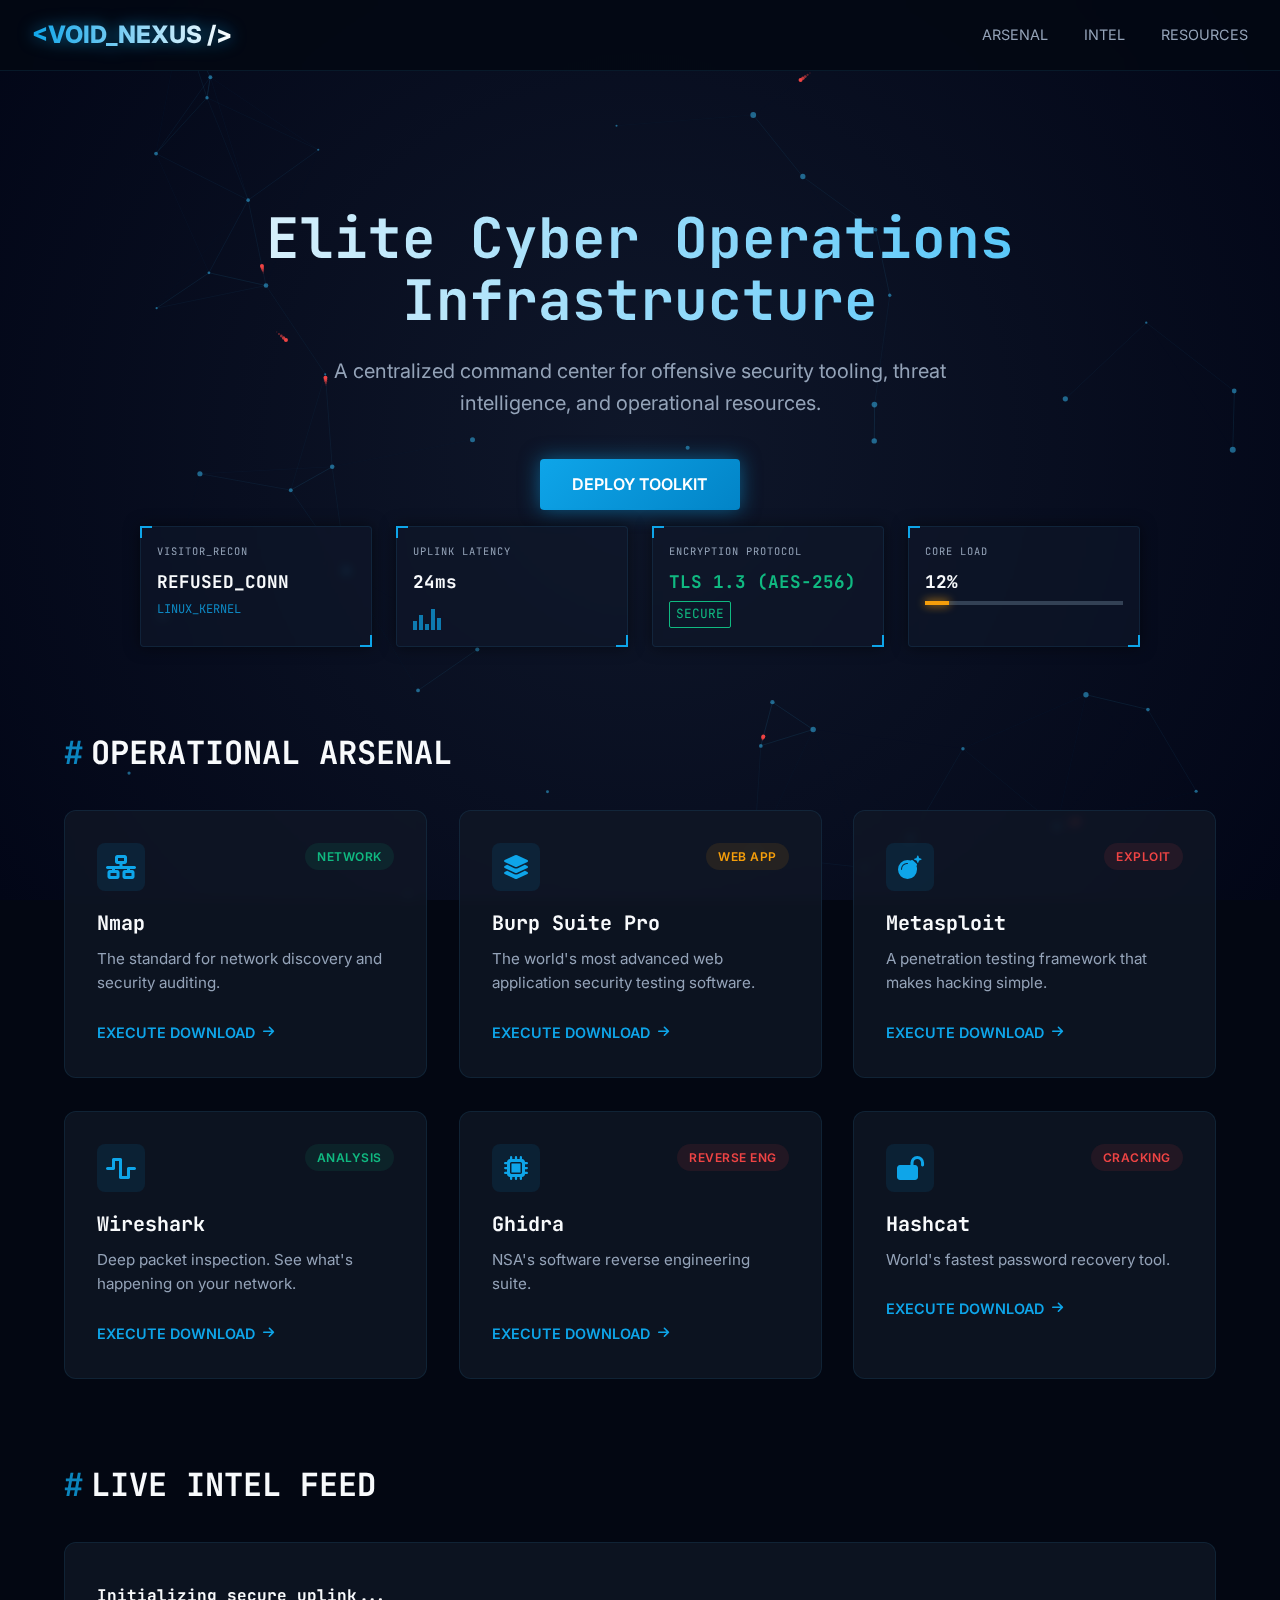
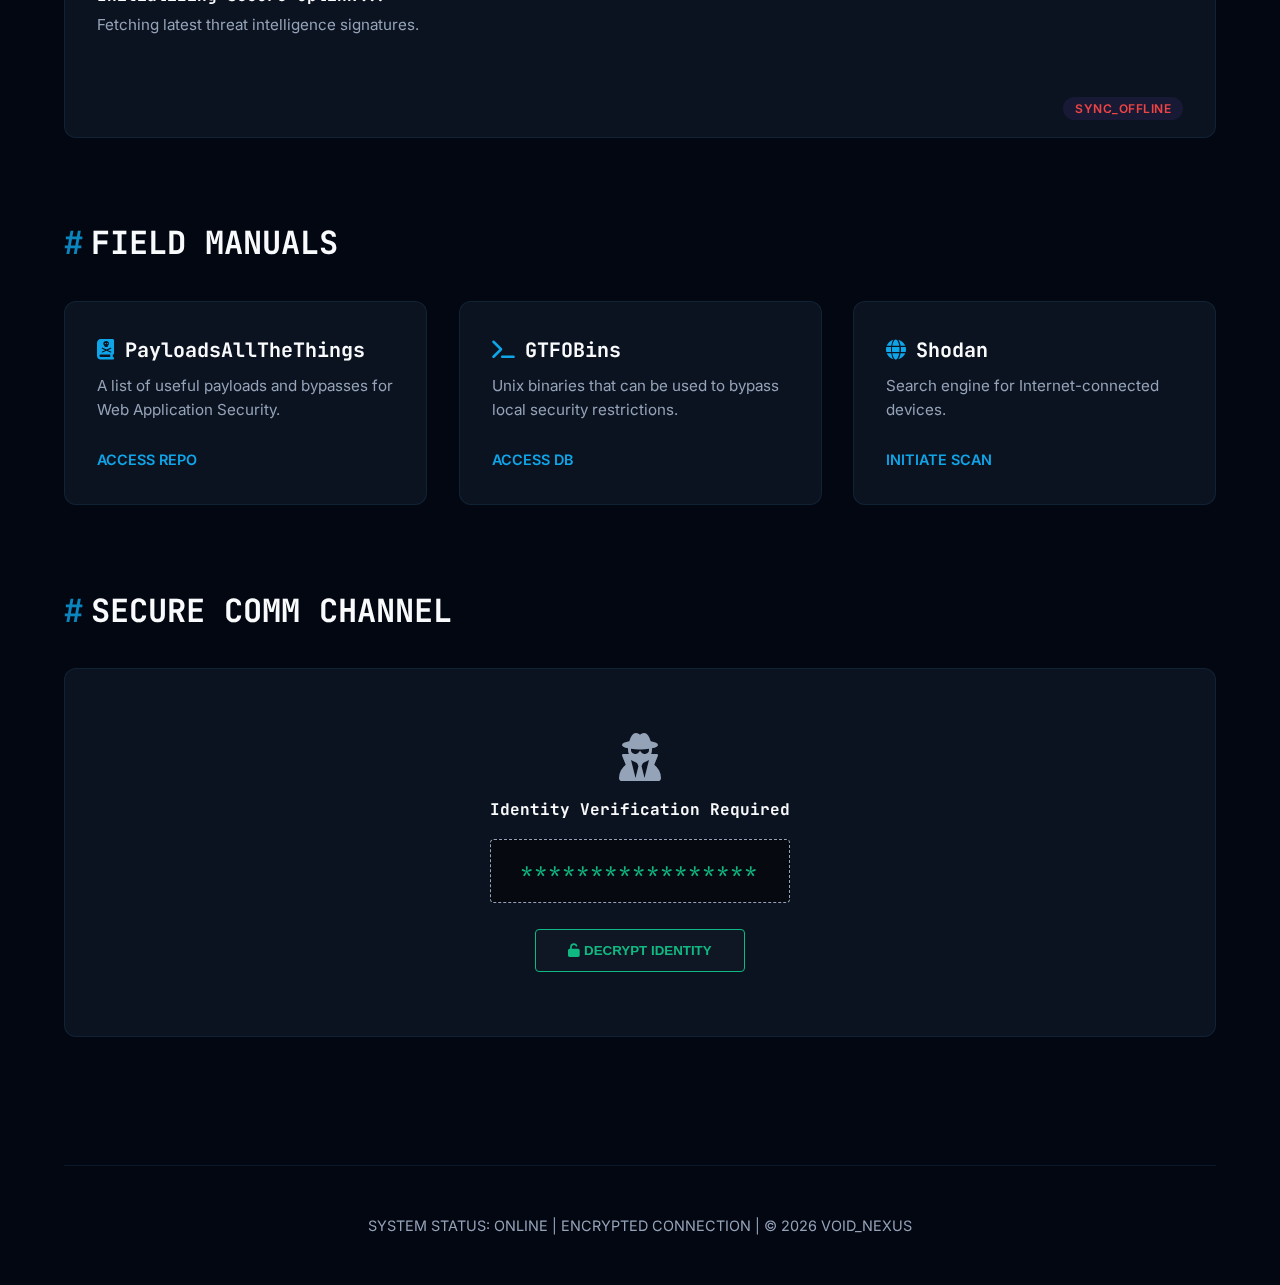
<file: index.html>
<!DOCTYPE html>
<html lang="en">
<head>
    <meta charset="UTF-8">
    <meta name="viewport" content="width=device-width, initial-scale=1.0">
    <title>Jay's Elite Cyber Hub</title>
    <link rel="icon" type="image/svg+xml" href="./vite.svg" />
    <link href="https://cdnjs.cloudflare.com/ajax/libs/font-awesome/6.4.0/css/all.min.css" rel="stylesheet">
    <link href="https://fonts.googleapis.com/css2?family=JetBrains+Mono:wght@400;700&family=Inter:wght@300;400;600;800&display=swap" rel="stylesheet">
    <style>
        :root {
            --bg-color: #030712; /* Deepest Midnight */
            --glass-bg: rgba(17, 24, 39, 0.7);
            --glass-border: rgba(56, 189, 248, 0.1);
            --text-primary: #f8fafc;
            --text-secondary: #94a3b8;
            --accent-primary: #0ea5e9; /* Sky 500 */
            --accent-glow: rgba(14, 165, 233, 0.5);
            --danger: #ef4444;
            --warning: #f59e0b;
            --success: #10b981;
        }

        * {
            box-sizing: border-box;
            margin: 0;
            padding: 0;
        }

        body {
            font-family: 'Inter', sans-serif;
            background-color: var(--bg-color);
            color: var(--text-primary);
            overflow-x: hidden;
            line-height: 1.6;
        }

        /* Moving Background */
        canvas#particle-canvas {
            position: fixed;
            top: 0;
            left: 0;
            width: 100%;
            height: 100%;
            z-index: -1;
            background: radial-gradient(circle at center, #0f172a 0%, #020617 100%);
        }

        /* Typography */
        h1, h2, h3, h4, .mono {
            font-family: 'JetBrains Mono', monospace;
        }

        /* Header */
        header {
            position: fixed;
            top: 0;
            width: 100%;
            padding: 1rem 2rem;
            background: rgba(3, 7, 18, 0.8);
            backdrop-filter: blur(12px);
            border-bottom: 1px solid var(--glass-border);
            z-index: 1000;
            display: flex;
            justify-content: space-between;
            align-items: center;
        }

        /* Premium Quantum Flow Animation */
        @keyframes shine-flow {
            0% { background-position: 0% 50%; }
            50% { background-position: 100% 50%; }
            100% { background-position: 0% 50%; }
        }

        .logo {
            font-size: 1.5rem;
            font-weight: 800;
            position: relative;
            display: inline-block;
            background: linear-gradient(90deg, var(--accent-primary) 0%, #ffffff 50%, var(--accent-primary) 100%);
            background-size: 200% auto;
            color: transparent;
            -webkit-background-clip: text;
            background-clip: text;
            animation: shine-flow 3s linear infinite;
            filter: drop-shadow(0 0 8px rgba(14, 165, 233, 0.6));
        }

        nav a {
            color: var(--text-secondary);
            text-decoration: none;
            margin-left: 2rem;
            font-size: 0.9rem;
            transition: color 0.3s;
        }

        nav a:hover {
            color: var(--text-primary);
        }

        /* Mobile Menu Toggle */
        .menu-toggle {
            display: none;
            color: var(--text-primary);
            font-size: 1.5rem;
            cursor: pointer;
            z-index: 1001;
        }

        /* Premium Mobile Menu Overlay */
        .mobile-menu {
            position: fixed;
            top: 0;
            left: 0;
            width: 100%;
            height: 100vh;
            background: radial-gradient(circle at center, rgba(14, 165, 233, 0.15) 0%, rgba(2, 6, 23, 0.92) 100%);
            backdrop-filter: blur(20px);
            z-index: 1000;
            display: flex;
            flex-direction: column;
            align-items: center;
            justify-content: center;
            opacity: 0;
            visibility: hidden;
            transition: all 0.6s cubic-bezier(0.77, 0, 0.175, 1);
            clip-path: circle(0% at 100% 0%);
        }

        .mobile-menu.active {
            opacity: 1;
            visibility: visible;
            clip-path: circle(150% at 100% 0%);
        }

        .close-menu {
            position: absolute;
            top: 20px;
            right: 20px;
            color: var(--text-primary);
            font-size: 1.5rem;
            cursor: pointer;
            z-index: 1002;
            transition: transform 0.3s, color 0.3s;
            padding: 10px;
        }

        .close-menu:hover {
            color: var(--accent-primary);
            transform: rotate(90deg);
        }

        /* HUD Corner Accents for Menu */
        .mobile-menu::before {
            content: '';
            position: absolute;
            top: 20px; left: 20px;
            width: 40px; height: 40px;
            border-top: 2px solid var(--accent-primary);
            border-left: 2px solid var(--accent-primary);
            opacity: 0.5;
        }

        .mobile-menu::after {
            content: '';
            position: absolute;
            bottom: 20px; right: 20px;
            width: 40px; height: 40px;
            border-bottom: 2px solid var(--accent-primary);
            border-right: 2px solid var(--accent-primary);
            opacity: 0.5;
        }

        /* Scanline effect refined */
        .menu-scanlines {
            position: absolute;
            top: 0;
            left: 0;
            width: 100%;
            height: 100%;
            background: linear-gradient(rgba(18, 16, 16, 0) 50%, rgba(0, 0, 0, 0.1) 50%);
            background-size: 100% 4px;
            pointer-events: none;
            z-index: 1001;
            opacity: 0.3;
        }

        .mobile-menu a {
            font-family: 'JetBrains Mono', monospace;
            color: var(--text-primary);
            text-decoration: none;
            font-size: 1.5rem;
            margin: 1.2rem 0;
            letter-spacing: 5px;
            padding: 10px 20px;
            border: 1px solid transparent;
            width: 80%;
            text-align: center;
            position: relative;
            transform: translateY(30px);
            opacity: 0;
            transition: all 0.4s cubic-bezier(0.23, 1, 0.32, 1);
        }

        .mobile-menu.active a {
            transform: translateY(0);
            opacity: 1;
        }

        /* Staggered entry animations */
        .mobile-menu a:nth-child(1) { transition-delay: 0.1s; }
        .mobile-menu a:nth-child(2) { transition-delay: 0.2s; }
        .mobile-menu a:nth-child(3) { transition-delay: 0.3s; }
        .mobile-menu a:nth-child(4) { transition-delay: 0.4s; }

        .mobile-menu a::before {
            content: '[';
            margin-right: 10px;
            color: var(--accent-primary);
            opacity: 0.5;
        }
        .mobile-menu a::after {
            content: ']';
            margin-left: 10px;
            color: var(--accent-primary);
            opacity: 0.5;
        }

        .mobile-menu a:hover, .mobile-menu a:active {
            background: rgba(14, 165, 233, 0.1);
            border: 1px solid var(--accent-primary);
            color: var(--accent-primary);
            box-shadow: 0 0 20px rgba(14, 165, 233, 0.2);
            transform: scale(1.05) !important;
        }

        /* Layout */
        main {
            padding-top: 80px;
            max-width: 1200px;
            margin: 0 auto;
            padding-left: 1.5rem;
            padding-right: 1.5rem;
        }

        /* Hero Section */
        .hero {
            padding: 8rem 0 4rem;
            text-align: center;
        }

        .hero h2 {
            font-size: clamp(2rem, 8vw, 3.5rem);
            line-height: 1.1;
            margin-bottom: 1.5rem;
            background: linear-gradient(to right, #f8fafc, #38bdf8);
            -webkit-background-clip: text;
            -webkit-text-fill-color: transparent;
            padding: 0 10px;
        }

        .hero p {
            font-size: clamp(1rem, 4vw, 1.25rem);
            color: var(--text-secondary);
            max-width: 700px;
            margin: 0 auto 2.5rem;
            padding: 0 20px;
        }

        .cta-btn {
            display: inline-block;
            background: linear-gradient(135deg, var(--accent-primary), #0284c7);
            color: white;
            padding: 0.8rem 2rem;
            border-radius: 4px;
            text-decoration: none;
            font-weight: 600;
            box-shadow: 0 0 20px var(--accent-glow);
            transition: transform 0.2s, box-shadow 0.2s;
        }

        /* Responsive Adjustments */
        @media (max-width: 768px) {
            header {
                padding: 1rem;
            }
            .logo {
                font-size: 1.2rem;
            }
            .desktop-nav {
                display: none;
            }
            .menu-toggle {
                display: block;
            }
            .hud-container {
                grid-template-columns: repeat(2, 1fr);
                gap: 1rem;
                margin-bottom: 3rem;
            }
            .hud-box {
                min-height: 90px;
                padding: 0.8rem;
            }
            .hud-value {
                font-size: 1rem;
            }
            .section-title {
                font-size: 1.5rem;
                margin: 3rem 0 1.5rem;
            }
            .grid {
                grid-template-columns: 1fr;
            }
            .card {
                padding: 1.5rem;
            }
        }

        @media (max-width: 480px) {
            .hud-container {
                grid-template-columns: 1fr;
            }
        }

        /* Glass Cards */
        /* Safe Glitch Animation (Text Shadow Only) */
        @keyframes safe-glitch {
            0% { text-shadow: 0 0 10px var(--accent-glow); transform: skew(0deg); }
            20% { text-shadow: -2px 0 #ff00c1, 2px 0 #00fff9; transform: skew(-1deg); }
            40% { text-shadow: 2px 0 #ff00c1, -2px 0 #00fff9; transform: skew(1deg); }
            60% { text-shadow: 0 0 10px var(--accent-glow); transform: skew(0deg); }
            80% { text-shadow: -1px 0 #ff00c1, 1px 0 #00fff9; transform: skew(-0.5deg); }
            100% { text-shadow: 0 0 10px var(--accent-glow); transform: skew(0deg); }
        }

        .section-title {
            font-size: 2rem;
            margin: 5rem 0 2rem;
            display: flex;
            align-items: center;
            color: var(--text-primary);
            position: relative;
            animation: safe-glitch 3s infinite alternate;
        }

        .section-title::before {
            content: '#';
            color: var(--accent-primary);
            margin-right: 0.5rem;
            opacity: 0.8;
        }

        .grid {
            display: grid;
            grid-template-columns: repeat(auto-fit, minmax(300px, 1fr));
            gap: 2rem;
        }

        .card {
            background: var(--glass-bg);
            border: 1px solid var(--glass-border);
            border-radius: 12px;
            padding: 2rem;
            transition: transform 0.3s, border-color 0.3s;
            position: relative;
            overflow: hidden;
            backdrop-filter: blur(5px);
            will-change: transform;
        }

        .card:hover {
            transform: translateY(-5px);
            border-color: var(--accent-primary);
        }

        .card::before {
            content: '';
            position: absolute;
            top: 0;
            left: 0;
            width: 100%;
            height: 2px;
            background: linear-gradient(90deg, transparent, var(--accent-primary), transparent);
            transform: translateX(-100%);
            transition: transform 1.2s cubic-bezier(0.4, 0, 0.2, 1);
        }

        .card:hover::before {
            transform: translateX(100%);
        }

        .card-header {
            display: flex;
            justify-content: space-between;
            align-items: start;
            margin-bottom: 1rem;
        }

        .icon-box {
            width: 48px;
            height: 48px;
            background: rgba(14, 165, 233, 0.1);
            border-radius: 8px;
            display: flex;
            align-items: center;
            justify-content: center;
            color: var(--accent-primary);
            font-size: 1.5rem;
        }

        .badge {
            font-size: 0.75rem;
            padding: 0.25rem 0.75rem;
            border-radius: 20px;
            font-weight: 600;
            text-transform: uppercase;
            letter-spacing: 0.5px;
        }

        .badge.net { background: rgba(16, 185, 129, 0.1); color: var(--success); }
        .badge.web { background: rgba(245, 158, 11, 0.1); color: var(--warning); }
        .badge.sys { background: rgba(239, 68, 68, 0.1); color: var(--danger); }
        .badge.intel { background: rgba(139, 92, 246, 0.1); color: #a78bfa; }

        .card h3 {
            font-size: 1.25rem;
            margin-bottom: 0.5rem;
        }

        .card p {
            color: var(--text-secondary);
            font-size: 0.95rem;
            margin-bottom: 1.5rem;
        }

        .card-link {
            display: inline-flex;
            align-items: center;
            color: var(--accent-primary);
            text-decoration: none;
            font-weight: 600;
            font-size: 0.9rem;
        }

        .card-link i {
            margin-left: 0.5rem;
            font-size: 0.8rem;
            transition: transform 0.2s;
        }

        .card-link:hover i {
            transform: translateX(3px);
        }

        /* News Feed */
        .feed-item {
            border-bottom: 1px solid var(--glass-border);
            padding: 1.5rem 0;
            display: flex;
            align-items: center;
            justify-content: space-between;
        }
        
        .feed-item:last-child { border-bottom: none; }

        .feed-info h4 { margin-bottom: 0.25rem; }
        .feed-date { font-size: 0.8rem; color: var(--text-secondary); }
        .feed-tag { 
            font-size: 0.7rem; 
            padding: 2px 8px; 
            border: 1px solid var(--glass-border); 
            border-radius: 4px;
            margin-right: 10px;
        }

        /* HUD Styles */
        .hud-container {
            display: grid;
            grid-template-columns: repeat(auto-fit, minmax(200px, 1fr));
            gap: 1.5rem;
            margin-top: -3rem;
            margin-bottom: 5rem;
            max-width: 1000px;
            margin-left: auto;
            margin-right: auto;
        }

        .hud-box {
            background: rgba(15, 23, 42, 0.6);
            border: 1px solid var(--glass-border);
            padding: 1rem;
            border-radius: 4px;
            font-family: 'JetBrains Mono', monospace;
            backdrop-filter: blur(5px);
            box-shadow: 0 0 15px rgba(0,0,0,0.5);
            position: relative;
            min-height: 110px;
        }

        .hud-box::before {
            content: '';
            position: absolute;
            top: -1px; left: -1px;
            width: 10px; height: 10px;
            border-top: 2px solid var(--accent-primary);
            border-left: 2px solid var(--accent-primary);
        }
        .hud-box::after {
            content: '';
            position: absolute;
            bottom: -1px; right: -1px;
            width: 10px; height: 10px;
            border-bottom: 2px solid var(--accent-primary);
            border-right: 2px solid var(--accent-primary);
        }

        .hud-label {
            font-size: 0.65rem;
            color: var(--text-secondary);
            margin-bottom: 0.5rem;
            letter-spacing: 1px;
            text-transform: uppercase;
        }

        .hud-value {
            font-size: 1.1rem;
            font-weight: bold;
            color: var(--text-primary);
            margin-bottom: 0.25rem;
            white-space: nowrap;
            overflow: hidden;
            text-overflow: ellipsis;
        }

        .hud-subvalue {
            font-size: 0.75rem;
            color: var(--accent-primary);
            opacity: 0.8;
        }

        .hud-graph {
            display: flex;
            align-items: flex-end;
            gap: 2px;
            height: 30px;
        }

        .graph-bar {
            width: 4px;
            background: var(--accent-primary);
            opacity: 0.7;
            transition: height 0.2s;
        }

        .hud-status {
            font-size: 0.8rem;
            color: var(--success);
            border: 1px solid var(--success);
            display: inline-block;
            padding: 2px 6px;
            border-radius: 2px;
        }

        .progress-bg {
            width: 100%;
            height: 4px;
            background: #334155;
            margin-top: 5px;
        }
        
        .progress-fill {
            height: 100%;
            background: var(--warning);
            width: 12%;
            transition: width 0.5s;
            box-shadow: 0 0 10px var(--warning);
        }

        footer {
            margin-top: 8rem;
            border-top: 1px solid var(--glass-border);
            padding: 3rem 0;
            text-align: center;
            color: var(--text-secondary);
            font-size: 0.9rem;
        }
    </style>
</head>
<body>

    <canvas id="particle-canvas"></canvas>

    <header>
        <div class="logo">&lt;VOID_NEXUS /&gt;</div>
        <nav class="desktop-nav">
            <a href="#arsenal">ARSENAL</a>
            <a href="#intel">INTEL</a>
            <a href="#resources">RESOURCES</a>
        </nav>
        <div class="menu-toggle" id="menu-toggle">
            <i class="fas fa-bars"></i>
        </div>
    </header>

    <div class="mobile-menu" id="mobile-menu">
        <div class="menu-scanlines"></div>
        <div class="close-menu" onclick="toggleMenu()">
            <i class="fas fa-times"></i>
        </div>
        <div style="position: absolute; top: 10%; width: 100%; text-align: center; font-family: 'JetBrains Mono', monospace; font-size: 0.7rem; color: var(--accent-primary); letter-spacing: 3px; opacity: 0.6;">
            [ NEURAL_UPLINK_ESTABLISHED ]
        </div>
        <a href="#arsenal" onclick="toggleMenu()">ARSENAL</a>
        <a href="#intel" onclick="toggleMenu()">INTEL</a>
        <a href="#resources" onclick="toggleMenu()">RESOURCES</a>
        <a href="#contact" onclick="toggleMenu()">CONTACT</a>
        <div style="position: absolute; bottom: 10%; width: 100%; text-align: center; font-family: 'JetBrains Mono', monospace; font-size: 0.6rem; color: var(--text-secondary); letter-spacing: 2px; opacity: 0.4;">
            SECURE_VOID_NEXUS_PROTOCOL_V.4.2
        </div>
    </div>

    <main>
        <div class="hero">
            <h2>Elite Cyber Operations<br>Infrastructure</h2>
            <p>A centralized command center for offensive security tooling, threat intelligence, and operational resources.</p>
            <a href="#arsenal" class="cta-btn">DEPLOY TOOLKIT</a>
        </div>

        <!-- Neural Link HUD -->
        <div class="hud-container">
            <div class="hud-box">
                <div class="hud-label">VISITOR_RECON</div>
                <div class="hud-value" id="visitor-ip">SCANNING...</div>
                <div class="hud-subvalue" id="visitor-os">IDENTIFYING_OS...</div>
            </div>
            <div class="hud-box">
                <div class="hud-label">UPLINK LATENCY</div>
                <div class="hud-value" id="latency-val">24ms</div>
                <div class="hud-graph">
                    <div class="graph-bar" style="height: 30%"></div>
                    <div class="graph-bar" style="height: 50%"></div>
                    <div class="graph-bar" style="height: 20%"></div>
                    <div class="graph-bar" style="height: 70%"></div>
                    <div class="graph-bar" style="height: 40%"></div>
                </div>
            </div>
            <div class="hud-box">
                <div class="hud-label">ENCRYPTION PROTOCOL</div>
                <div class="hud-value" style="color: var(--success);">TLS 1.3 (AES-256)</div>
                <div class="hud-status">SECURE</div>
            </div>
            <div class="hud-box">
                <div class="hud-label">CORE LOAD</div>
                <div class="hud-value" id="cpu-val">12%</div>
                <div class="progress-bg">
                    <div class="progress-fill" id="cpu-bar"></div>
                </div>
            </div>
        </div>

        <h3 id="arsenal" class="section-title">OPERATIONAL ARSENAL</h3>
        <div class="grid">
            <div class="card">
                <div class="card-header">
                    <div class="icon-box"><i class="fas fa-network-wired"></i></div>
                    <span class="badge net">Network</span>
                </div>
                <h3>Nmap</h3>
                <p>The standard for network discovery and security auditing.</p>
                <a href="https://nmap.org/download.html" target="_blank" class="card-link">EXECUTE DOWNLOAD <i class="fas fa-arrow-right"></i></a>
            </div>
            <div class="card">
                <div class="card-header">
                    <div class="icon-box"><i class="fas fa-layer-group"></i></div>
                    <span class="badge web">Web App</span>
                </div>
                <h3>Burp Suite Pro</h3>
                <p>The world's most advanced web application security testing software.</p>
                <a href="https://portswigger.net/burp" target="_blank" class="card-link">EXECUTE DOWNLOAD <i class="fas fa-arrow-right"></i></a>
            </div>
            <div class="card">
                <div class="card-header">
                    <div class="icon-box"><i class="fas fa-bomb"></i></div>
                    <span class="badge sys">Exploit</span>
                </div>
                <h3>Metasploit</h3>
                <p>A penetration testing framework that makes hacking simple.</p>
                <a href="https://www.metasploit.com/" target="_blank" class="card-link">EXECUTE DOWNLOAD <i class="fas fa-arrow-right"></i></a>
            </div>
            <div class="card">
                <div class="card-header">
                    <div class="icon-box"><i class="fas fa-wave-square"></i></div>
                    <span class="badge net">Analysis</span>
                </div>
                <h3>Wireshark</h3>
                <p>Deep packet inspection. See what's happening on your network.</p>
                <a href="https://www.wireshark.org/" target="_blank" class="card-link">EXECUTE DOWNLOAD <i class="fas fa-arrow-right"></i></a>
            </div>
            <div class="card">
                <div class="card-header">
                    <div class="icon-box"><i class="fas fa-microchip"></i></div>
                    <span class="badge sys">Reverse Eng</span>
                </div>
                <h3>Ghidra</h3>
                <p>NSA's software reverse engineering suite.</p>
                <a href="https://ghidra-sre.org/" target="_blank" class="card-link">EXECUTE DOWNLOAD <i class="fas fa-arrow-right"></i></a>
            </div>
            <div class="card">
                <div class="card-header">
                    <div class="icon-box"><i class="fas fa-lock-open"></i></div>
                    <span class="badge sys">Cracking</span>
                </div>
                <h3>Hashcat</h3>
                <p>World's fastest password recovery tool.</p>
                <a href="https://hashcat.net/hashcat/" target="_blank" class="card-link">EXECUTE DOWNLOAD <i class="fas fa-arrow-right"></i></a>
            </div>
        </div>

        <h3 id="intel" class="section-title">LIVE INTEL FEED</h3>
        <div class="card" style="padding: 1rem 2rem;">
            <div id="live-news-container">
                <div class="feed-item">
                    <div class="feed-info">
                        <h4>Initializing secure uplink...</h4>
                        <p class="feed-date">Fetching latest threat intelligence signatures.</p>
                    </div>
                </div>
            </div>
            <div style="text-align: right; margin-top: 10px;">
                <span class="badge intel" id="sync-status">SYNC_STABLE</span>
            </div>
        </div>

        <h3 id="resources" class="section-title">FIELD MANUALS</h3>
        <div class="grid">
             <div class="card">
                <h3><i class="fas fa-book-dead" style="color: var(--accent-primary); margin-right: 10px;"></i>PayloadsAllTheThings</h3>
                <p>A list of useful payloads and bypasses for Web Application Security.</p>
                <a href="https://github.com/swisskyrepo/PayloadsAllTheThings" class="card-link">ACCESS REPO</a>
            </div>
            <div class="card">
                <h3><i class="fas fa-terminal" style="color: var(--accent-primary); margin-right: 10px;"></i>GTFOBins</h3>
                <p>Unix binaries that can be used to bypass local security restrictions.</p>
                <a href="https://gtfobins.github.io/" class="card-link">ACCESS DB</a>
            </div>
             <div class="card">
                <h3><i class="fas fa-globe" style="color: var(--accent-primary); margin-right: 10px;"></i>Shodan</h3>
                <p>Search engine for Internet-connected devices.</p>
                <a href="https://www.shodan.io/" class="card-link">INITIATE SCAN</a>
            </div>
        </div>

        <h3 id="contact" class="section-title">SECURE COMM CHANNEL</h3>
        <div class="card" style="text-align: center; padding: 4rem 2rem;">
            <i class="fas fa-user-secret" style="font-size: 3rem; color: var(--text-secondary); margin-bottom: 1rem;"></i>
            <h4 style="margin-bottom: 1rem;">Identity Verification Required</h4>
            <div id="decrypt-container" style="background: rgba(0,0,0,0.5); padding: 1rem; border-radius: 4px; display: inline-block; min-width: 300px; border: 1px dashed var(--text-secondary);">
                <span id="hidden-email" style="font-family: 'JetBrains Mono', monospace; font-size: 1.2rem; color: var(--success); letter-spacing: 2px;">*****************</span>
            </div>
            <br><br>
            <button onclick="decryptIdentity()" class="cta-btn" style="background: var(--glass-bg); border: 1px solid var(--success); color: var(--success); box-shadow: none;">
                <i class="fas fa-unlock"></i> DECRYPT IDENTITY
            </button>
        </div>

        <footer>
            <p>SYSTEM STATUS: ONLINE | ENCRYPTED CONNECTION | &copy; 2026 VOID_NEXUS</p>
        </footer>
    </main>

    <script>
        // Mobile Menu Toggle
        function toggleMenu() {
            const menu = document.getElementById('mobile-menu');
            const icon = document.querySelector('.menu-toggle i');
            menu.classList.toggle('active');
            icon.classList.toggle('fa-bars');
            icon.classList.toggle('fa-times');
            document.body.style.overflow = menu.classList.contains('active') ? 'hidden' : 'auto';
        }
        document.getElementById('menu-toggle').addEventListener('click', toggleMenu);

        // Visitor Recon Logic
        async function identifyVisitor() {
            const ipDisplay = document.getElementById('visitor-ip');
            const osDisplay = document.getElementById('visitor-os');
            
            // Detect OS
            const ua = window.navigator.userAgent;
            let os = "UNKNOWN_OS";
            if (ua.indexOf("Win") !== -1) os = "WINDOWS_SYS";
            if (ua.indexOf("Mac") !== -1) os = "MACOS_X";
            if (ua.indexOf("Linux") !== -1) os = "LINUX_KERNEL";
            if (ua.indexOf("Android") !== -1) os = "ANDROID_OS";
            if (ua.indexOf("like Mac") !== -1) os = "IOS_MOBILE";
            osDisplay.innerText = os;

            try {
                const response = await fetch('https://api.ipify.org?format=json');
                const data = await response.json();
                ipDisplay.innerText = data.ip;
                ipDisplay.style.color = 'var(--danger)'; // Make IP look "captured"
            } catch (e) {
                ipDisplay.innerText = "REFUSED_CONN";
            }
        }

        // News Fetcher
        async function fetchLiveNews() {
            const container = document.getElementById('live-news-container');
            const status = document.getElementById('sync-status');
            try {
                const response = await fetch('https://api.rss2json.com/v1/api.json?rss_url=https%3A%2F%2Ffeeds.feedburner.com%2FTheHackersNews');
                const data = await response.json();
                if (data.status === 'ok') {
                    container.innerHTML = '';
                    data.items.slice(0, 3).forEach(item => {
                        const date = new Date(item.pubDate).toLocaleDateString();
                        container.insertAdjacentHTML('beforeend', `
                            <div class="feed-item">
                                <div class="feed-info">
                                    <h4><span class="feed-tag" style="border-color: var(--accent-primary); color: var(--accent-primary);">NEW</span> ${item.title}</h4>
                                    <p class="feed-date">Source: The Hacker News | Published: ${date}</p>
                                </div>
                                <a href="${item.link}" target="_blank" class="card-link"><i class="fas fa-external-link-alt"></i></a>
                            </div>
                        `);
                    });
                    status.innerText = 'SYNC_ACTIVE';
                    status.style.color = 'var(--success)';
                }
            } catch (e) {
                status.innerText = 'SYNC_OFFLINE';
                status.style.color = 'var(--danger)';
            }
        }

        // HUD Updates
        function updateHUD() {
            const latency = Math.floor(Math.random() * 40) + 15;
            document.getElementById('latency-val').innerText = latency + 'ms';
            document.querySelectorAll('.graph-bar').forEach(bar => {
                bar.style.height = Math.floor(Math.random() * 100) + '%';
            });
            const load = Math.floor(Math.random() * 30) + 10;
            const cpuBar = document.getElementById('cpu-bar');
            document.getElementById('cpu-val').innerText = load + '%';
            cpuBar.style.width = load + '%';
            cpuBar.style.backgroundColor = load > 30 ? 'var(--danger)' : 'var(--warning)';
        }

        // Decryption
        const realEmail = "jay@voidnexus.com";
        const chars = "ABCDEFGHIJKLMNOPQRSTUVWXYZ0123456789@#$%^&*";
        function decryptIdentity() {
            const display = document.getElementById('hidden-email');
            let iterations = 0;
            const interval = setInterval(() => {
                display.innerText = display.innerText.split("").map((l, i) => {
                    if(i < iterations) return realEmail[i];
                    return chars[Math.floor(Math.random() * chars.length)];
                }).join("");
                if(iterations >= realEmail.length) { clearInterval(interval); display.innerText = realEmail; }
                iterations += 1/3;
            }, 30);
        }

        // Background
        const canvas = document.getElementById('particle-canvas');
        const ctx = canvas.getContext('2d');
        let width, height, particles = [], packets = [];
        const isMobile = window.innerWidth < 768;

        function resize() { 
            width = canvas.width = window.innerWidth; 
            height = canvas.height = window.innerHeight; 
        }

        class Particle {
            constructor() { 
                this.x = Math.random() * width; 
                this.y = Math.random() * height; 
                this.vx = (Math.random() - 0.5) * (isMobile ? 0.2 : 0.4); 
                this.vy = (Math.random() - 0.5) * (isMobile ? 0.2 : 0.4); 
                this.size = Math.random() * (isMobile ? 1.5 : 2) + 1; 
            }
            update() { 
                this.x += this.vx; 
                this.y += this.vy; 
                if (this.x < 0 || this.x > width) this.vx *= -1; 
                if (this.y < 0 || this.y > height) this.vy *= -1; 
            }
            draw() { 
                ctx.beginPath(); 
                ctx.arc(this.x, this.y, this.size, 0, Math.PI * 2); 
                ctx.fillStyle = 'rgba(56, 189, 248, 0.5)'; 
                ctx.fill(); 
            }
        }

        class Packet {
            constructor(p1, p2) { 
                this.p1 = p1; this.p2 = p2; this.progress = 0; 
                this.speed = 0.02 + Math.random() * 0.03; 
                this.active = true; 
            }
            update() { this.progress += this.speed; if (this.progress >= 1) this.active = false; }
            draw() {
                if (!this.active) return;
                const segments = isMobile ? 2 : 5;
                for (let i = 0; i < segments; i++) {
                    const tp = Math.max(0, this.progress - (i * 0.02));
                    const tx = this.p1.x + (this.p2.x - this.p1.x) * tp;
                    const ty = this.p1.y + (this.p2.y - this.p1.y) * tp;
                    ctx.beginPath(); 
                    ctx.arc(tx, ty, (isMobile ? 1.5 : 2) - (i * 0.3), 0, Math.PI * 2); 
                    ctx.fillStyle = `rgba(239, 68, 68, ${1 - (i * 0.2)})`; 
                    ctx.fill();
                }
            }
        }

        function init() { 
            particles = []; 
            const count = isMobile ? 25 : 45;
            for (let i = 0; i < count; i++) particles.push(new Particle()); 
        }

        function animate() {
            ctx.clearRect(0, 0, width, height);
            const connectionDist = isMobile ? 100 : 160;
            
            particles.forEach((p, i) => {
                p.update(); 
                p.draw();
                // Performance optimization: skip connections on very small screens if laggy
                // but let's try reduced distance first
                for (let j = i + 1; j < particles.length; j++) {
                    const d = Math.sqrt((p.x - particles[j].x)**2 + (p.y - particles[j].y)**2);
                    if (d < connectionDist) {
                        ctx.beginPath(); 
                        ctx.strokeStyle = `rgba(56, 189, 248, ${0.15 * (1 - d/connectionDist)})`; 
                        ctx.moveTo(p.x, p.y); 
                        ctx.lineTo(particles[j].x, particles[j].y); 
                        ctx.stroke();
                        if (Math.random() < (isMobile ? 0.001 : 0.002)) packets.push(new Packet(p, particles[j]));
                    }
                }
            });
            packets = packets.filter(p => { p.update(); p.draw(); return p.active; });
            requestAnimationFrame(animate);
        }
        window.addEventListener('resize', resize);
        resize(); init(); animate();
        fetchLiveNews();
        identifyVisitor();
        setInterval(updateHUD, 1000);
    </script>
</body>
</html>
</file>
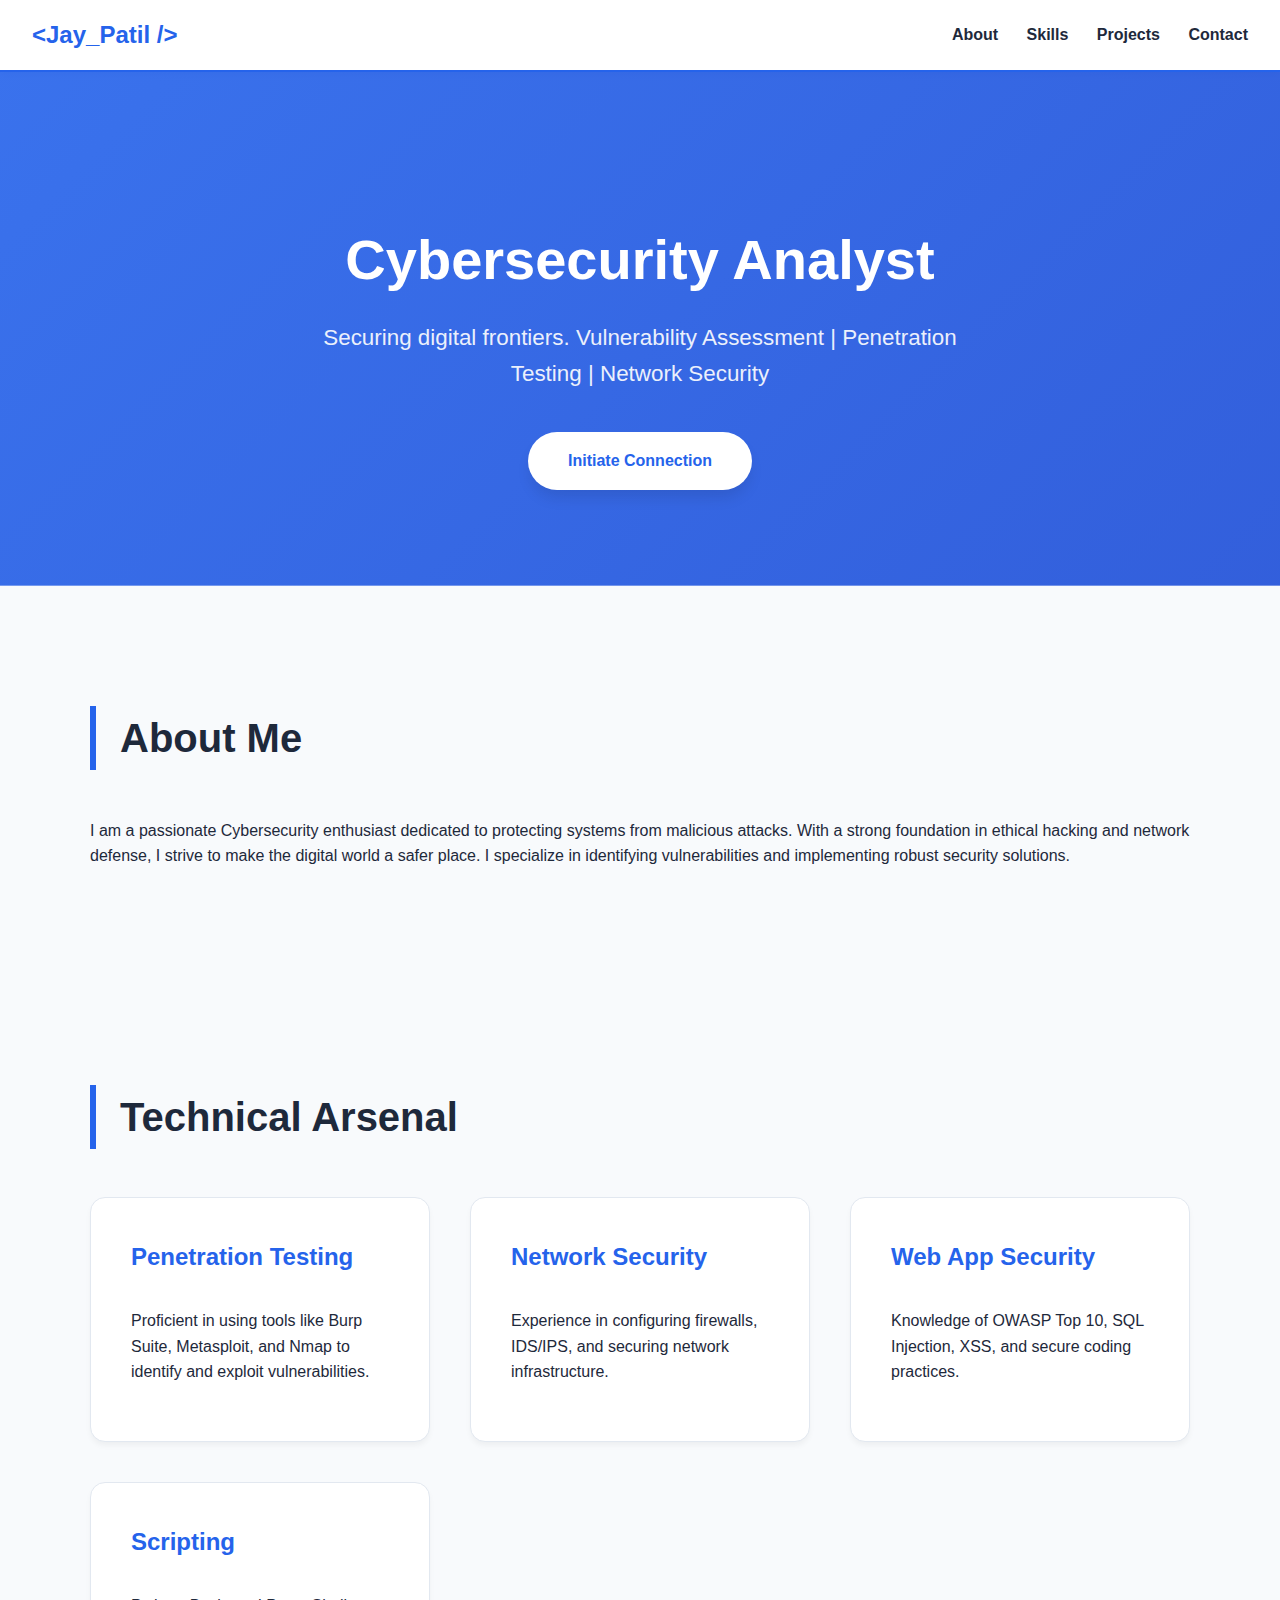
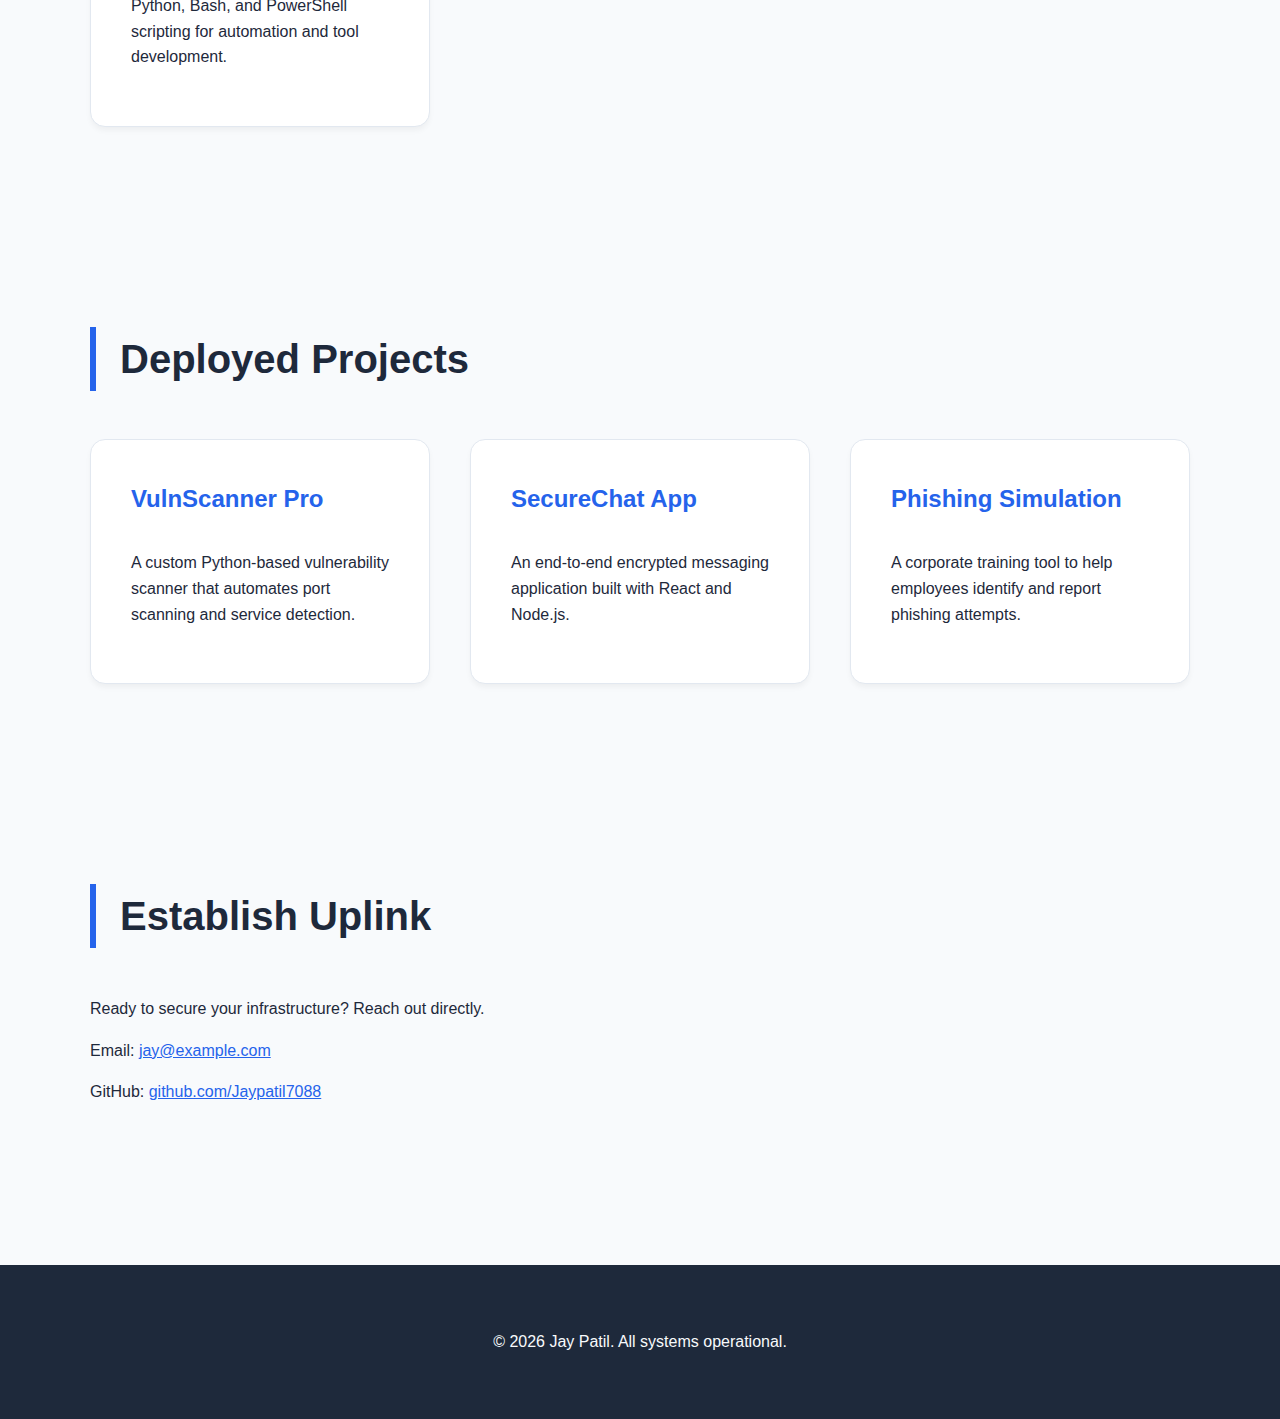
<file: index_light_backup.html>
<!DOCTYPE html>
<html lang="en">
<head>
    <meta charset="UTF-8">
    <meta name="viewport" content="width=device-width, initial-scale=1.0">
    <title>Jay's Cyber Portfolio</title>
    <link rel="icon" type="image/svg+xml" href="./vite.svg" />
    <style>
        :root {
            --bg-color: #f8fafc;
            --text-color: #1e293b;
            --accent-color: #2563eb; /* Cyber Blue */
            --secondary-bg: #ffffff;
            --card-bg: #ffffff;
            --hero-text: #ffffff;
        }

        body {
            font-family: 'Inter', -apple-system, sans-serif;
            background-color: var(--bg-color);
            color: var(--text-color);
            margin: 0;
            line-height: 1.6;
        }

        header {
            background: var(--secondary-bg);
            padding: 1rem 2rem;
            display: flex;
            justify-content: space-between;
            align-items: center;
            border-bottom: 2px solid var(--accent-color);
            box-shadow: 0 4px 6px -1px rgb(0 0 0 / 0.1);
        }

        header h1 {
            margin: 0;
            font-size: 1.5rem;
            color: var(--accent-color);
            font-weight: 800;
        }

        nav a {
            color: var(--text-color);
            text-decoration: none;
            margin-left: 1.5rem;
            font-weight: 600;
        }

        nav a:hover {
            color: var(--accent-color);
        }

        .hero {
            text-align: center;
            padding: 6rem 1rem;
            background: linear-gradient(135deg, rgba(37, 99, 235, 0.9), rgba(29, 78, 216, 0.9)), url('https://images.unsplash.com/photo-1550751827-4bd374c3f58b?auto=format&fit=crop&w=1920&q=80');
            background-size: cover;
            background-position: center;
            color: var(--hero-text);
        }

        .hero h2 {
            font-size: 3.5rem;
            margin-bottom: 1rem;
            font-weight: 800;
        }

        .hero p {
            font-size: 1.4rem;
            max-width: 700px;
            margin: 0 auto 2.5rem auto;
            opacity: 0.9;
        }

        .btn {
            display: inline-block;
            background: #ffffff;
            color: var(--accent-color);
            padding: 1rem 2.5rem;
            text-decoration: none;
            font-weight: 700;
            border-radius: 50px;
            transition: all 0.3s ease;
            box-shadow: 0 10px 15px -3px rgba(0, 0, 0, 0.1);
        }

        .btn:hover {
            transform: translateY(-3px);
            box-shadow: 0 20px 25px -5px rgba(0, 0, 0, 0.1);
            background: var(--bg-color);
        }

        section {
            padding: 5rem 2rem;
            max-width: 1100px;
            margin: 0 auto;
        }

        h3 {
            border-left: 6px solid var(--accent-color);
            padding-left: 1.5rem;
            margin-bottom: 3rem;
            font-size: 2.5rem;
            font-weight: 800;
        }

        .grid {
            display: grid;
            grid-template-columns: repeat(auto-fit, minmax(300px, 1fr));
            gap: 2.5rem;
        }

        .card {
            background: var(--card-bg);
            padding: 2.5rem;
            border-radius: 15px;
            border: 1px solid #e2e8f0;
            box-shadow: 0 4px 6px -1px rgb(0 0 0 / 0.05);
            transition: all 0.3s ease;
        }

        .card:hover {
            transform: translateY(-10px);
            border-color: var(--accent-color);
            box-shadow: 0 20px 25px -5px rgba(0, 0, 0, 0.1);
        }

        .card h4 {
            color: var(--accent-color);
            font-size: 1.5rem;
            margin-top: 0;
        }

        footer {
            text-align: center;
            padding: 3rem;
            background: #1e293b;
            color: #f8fafc;
            margin-top: 4rem;
        }
    </style>
</head>
<body>

    <header>
        <h1>&lt;Jay_Patil /&gt;</h1>
        <nav>
            <a href="#about">About</a>
            <a href="#skills">Skills</a>
            <a href="#projects">Projects</a>
            <a href="#contact">Contact</a>
        </nav>
    </header>

    <div class="hero">
        <h2>Cybersecurity Analyst</h2>
        <p>Securing digital frontiers. Vulnerability Assessment | Penetration Testing | Network Security</p>
        <a href="#contact" class="btn">Initiate Connection</a>
    </div>

    <section id="about">
        <h3>About Me</h3>
        <p>
            I am a passionate Cybersecurity enthusiast dedicated to protecting systems from malicious attacks. 
            With a strong foundation in ethical hacking and network defense, I strive to make the digital world a safer place.
            I specialize in identifying vulnerabilities and implementing robust security solutions.
        </p>
    </section>

    <section id="skills">
        <h3>Technical Arsenal</h3>
        <div class="grid">
            <div class="card">
                <h4>Penetration Testing</h4>
                <p>Proficient in using tools like Burp Suite, Metasploit, and Nmap to identify and exploit vulnerabilities.</p>
            </div>
            <div class="card">
                <h4>Network Security</h4>
                <p>Experience in configuring firewalls, IDS/IPS, and securing network infrastructure.</p>
            </div>
            <div class="card">
                <h4>Web App Security</h4>
                <p>Knowledge of OWASP Top 10, SQL Injection, XSS, and secure coding practices.</p>
            </div>
            <div class="card">
                <h4>Scripting</h4>
                <p>Python, Bash, and PowerShell scripting for automation and tool development.</p>
            </div>
        </div>
    </section>

    <section id="projects">
        <h3>Deployed Projects</h3>
        <div class="grid">
            <div class="card">
                <h4>VulnScanner Pro</h4>
                <p>A custom Python-based vulnerability scanner that automates port scanning and service detection.</p>
            </div>
            <div class="card">
                <h4>SecureChat App</h4>
                <p>An end-to-end encrypted messaging application built with React and Node.js.</p>
            </div>
            <div class="card">
                <h4>Phishing Simulation</h4>
                <p>A corporate training tool to help employees identify and report phishing attempts.</p>
            </div>
        </div>
    </section>

    <section id="contact">
        <h3>Establish Uplink</h3>
        <p>Ready to secure your infrastructure? Reach out directly.</p>
        <p>Email: <a href="mailto:jay@example.com" style="color: var(--accent-color);">jay@example.com</a></p>
        <p>GitHub: <a href="https://github.com/Jaypatil7088" style="color: var(--accent-color);">github.com/Jaypatil7088</a></p>
    </section>

    <footer>
        <p>&copy; 2026 Jay Patil. All systems operational.</p>
    </footer>

</body>
</html>
</file>
